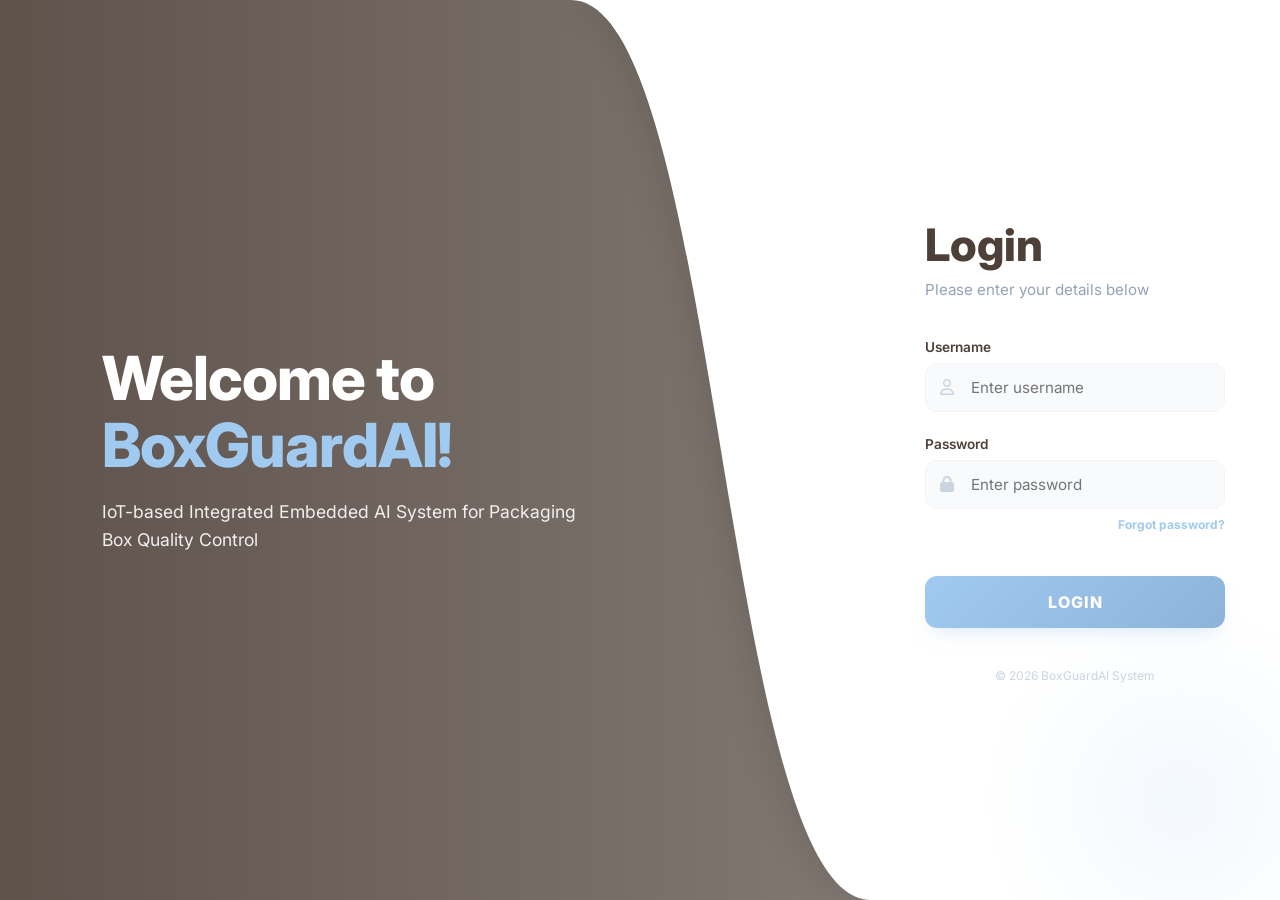
<file: Index.html>
<!DOCTYPE html>
<html lang="en">
<head>
    <meta charset="UTF-8">
    <meta name="viewport" content="width=device-width, initial-scale=1.0">
    <title>BoxGuardAI - Login</title>
    <link href="https://fonts.googleapis.com/css2?family=Inter:wght@400;600;700&display=swap" rel="stylesheet">
    <link rel="stylesheet" href="https://cdnjs.cloudflare.com/ajax/libs/font-awesome/6.4.0/css/all.min.css">
    
    <link rel="stylesheet" href="css/variable.css">
    <link rel="stylesheet" href="css/login.css">
</head>
<body>

    <div class="main-container">
        <section class="welcome-side">
            <div class="image-overlay"></div>
            <div class="content">
                <h1>Welcome to <span>BoxGuardAI!</span></h1>
                <p>IoT-based Integrated Embedded AI System for Packaging Box Quality Control</p>
            </div>
            
            <div class="wave-divider">
             <svg viewBox="0 0 100 100" preserveAspectRatio="none">
                 <path d="M0 0 C 50 0, 50 100, 100 100 L 100 0 Z" fill="white"></path>
             </svg>
          </div>
        </section>

        <section class="login-side">
            <div class="bg-circle"></div>

            <div class="login-box">
                <h2>Login</h2>
                <p class="subtitle">Please enter your details below</p>

                <form id="loginForm">
                    <div class="input-group">
                        <label>Username</label>
                        <div class="input-wrapper">
                            <i class="fa-regular fa-user"></i>
                            <input type="text" id="username" placeholder="Enter username" required>
                        </div>
                    </div>
                    
                    <div class="input-group">
                        <label>Password</label>
                        <div class="input-wrapper">
                            <i class="fa-solid fa-lock"></i>
                            <input type="password" id="password" placeholder="Enter password" required>
                        </div>
                        <div class="forgot-wrapper">
                            <a href="#" class="forgot">Forgot password?</a>
                        </div>
                    </div>

                    <button type="submit" class="btn-login">LOGIN</button>
                </form>

                <div class="footer-text">
                    <p>&copy; 2026 BoxGuardAI System</p>
                </div>
            </div>
        </section>
    </div>

    <script src="js/auth.js"></script>
</body>
</html>
</file>
<file: css/variable.css>
:root {
    --potting-soil: #4d4038; /* Cokelat Netral */
    --blue-frost: #a1caf1;   /* Biru Muda */
    --white: #ffffff;
    --text-dark: #333333;
    --transition: all 0.3s ease;
}
</file>
<file: css/login.css>
* { margin: 0; padding: 0; box-sizing: border-box; font-family: 'Inter', sans-serif; }

.main-container {
    display: flex;
    width: 100vw;
    height: 100vh;
    overflow: hidden;
}

/* SISI KIRI */
.welcome-side {
    flex: 1.2;
    position: relative;
    display: flex;
    align-items: center;
    padding: 0 12% 0 8%;
    background-image: url('https://static.fibre2fashion.com/Newsresource/images/294/adobestock-761401599_306484.jpeg');
    background-size: cover;
    background-position: center;
    color: white;
}

.image-overlay {
    position: absolute;
    top: 0; left: 0; width: 100%; height: 100%;
    /* Gradien overlay agar teks lebih mudah dibaca */
    background: linear-gradient(to right, rgba(77, 64, 56, 0.9), rgba(77, 64, 56, 0.7));
}

.content { position: relative; z-index: 2; max-width: 500px; }
.content h1 { 
    font-size: 3.8rem; 
    font-weight: 800; 
    margin-bottom: 1.2rem; 
    line-height: 1.1;
    letter-spacing: -1px;
}
.content span { color: #a1caf1; }
.content p { font-size: 1.1rem; opacity: 0.9; line-height: 1.6; }

/* WAVE DIVIDER */
.wave-divider {
    position: absolute;
    top: 0;
    right: -1px;
    width: 300px; /* Lebar ini kunci biar liukannya halus dan lebar */
    height: 100%;
    z-index: 3;
}

.wave-divider svg {
    width: 100%;
    height: 100%;
    /* Filter ini bikin batas antara gambar dan form login lebih elegan */
    filter: drop-shadow(-10px 0 15px rgba(0,0,0,0.1));
}

/* SISI KANAN */
.login-side {
    flex: 0.8;
    background: #ffffff;
    display: flex;
    justify-content: center;
    align-items: center;
    position: relative;
    z-index: 4;
}

.bg-circle {
    position: absolute;
    bottom: -100px;
    right: -100px;
    width: 400px;
    height: 400px;
    background: radial-gradient(circle, rgba(161, 202, 241, 0.12) 0%, transparent 70%);
    border-radius: 50%;
}

.login-box { width: 100%; max-width: 380px; padding: 40px; z-index: 5; }
.login-box h2 { color: #4d4038; font-size: 2.8rem; font-weight: 800; margin-bottom: 8px; }
.subtitle { color: #94a3b8; margin-bottom: 2.5rem; font-size: 0.95rem; }

/* INPUT STYLING */
.input-group { margin-bottom: 1.5rem; }
.input-group label { display: block; margin-bottom: 8px; font-weight: 600; color: #4d4038; font-size: 0.85rem; }

.input-wrapper { position: relative; display: flex; align-items: center; }
.input-wrapper i { position: absolute; left: 15px; color: #cbd5e1; font-size: 1rem; transition: 0.3s; }
.input-wrapper input { 
    width: 100%; padding: 14px 14px 14px 45px; 
    border: 1.5px solid #f1f5f9; border-radius: 12px; 
    background: #f8fafc; font-size: 0.95rem; transition: all 0.3s ease;
}

.input-wrapper input:focus {
    outline: none; border-color: #a1caf1; background: #fff;
    box-shadow: 0 0 0 4px rgba(161, 202, 241, 0.15);
}
.input-wrapper input:focus + i { color: #a1caf1; }

.forgot-wrapper { display: flex; justify-content: flex-end; margin-top: 8px; }
.forgot { font-size: 0.75rem; color: #a1caf1; text-decoration: none; font-weight: 700; }
.forgot:hover { text-decoration: underline; }

/* BUTTON STYLING */
.btn-login {
    width: 100%; padding: 16px; border: none; border-radius: 12px; margin-top: 20px;
    background: linear-gradient(135deg, #a1caf1 0%, #8db3d9 100%);
    color: white; font-weight: 800; font-size: 1rem; cursor: pointer;
    transition: all 0.3s ease;
    box-shadow: 0 10px 20px -10px rgba(161, 202, 241, 0.5);
    letter-spacing: 1px;
}

.btn-login:hover {
    transform: translateY(-2px);
    box-shadow: 0 15px 25px -10px rgba(161, 202, 241, 0.6);
}

.footer-text { margin-top: 40px; text-align: center; font-size: 0.75rem; color: #cbd5e1; }
</file>
